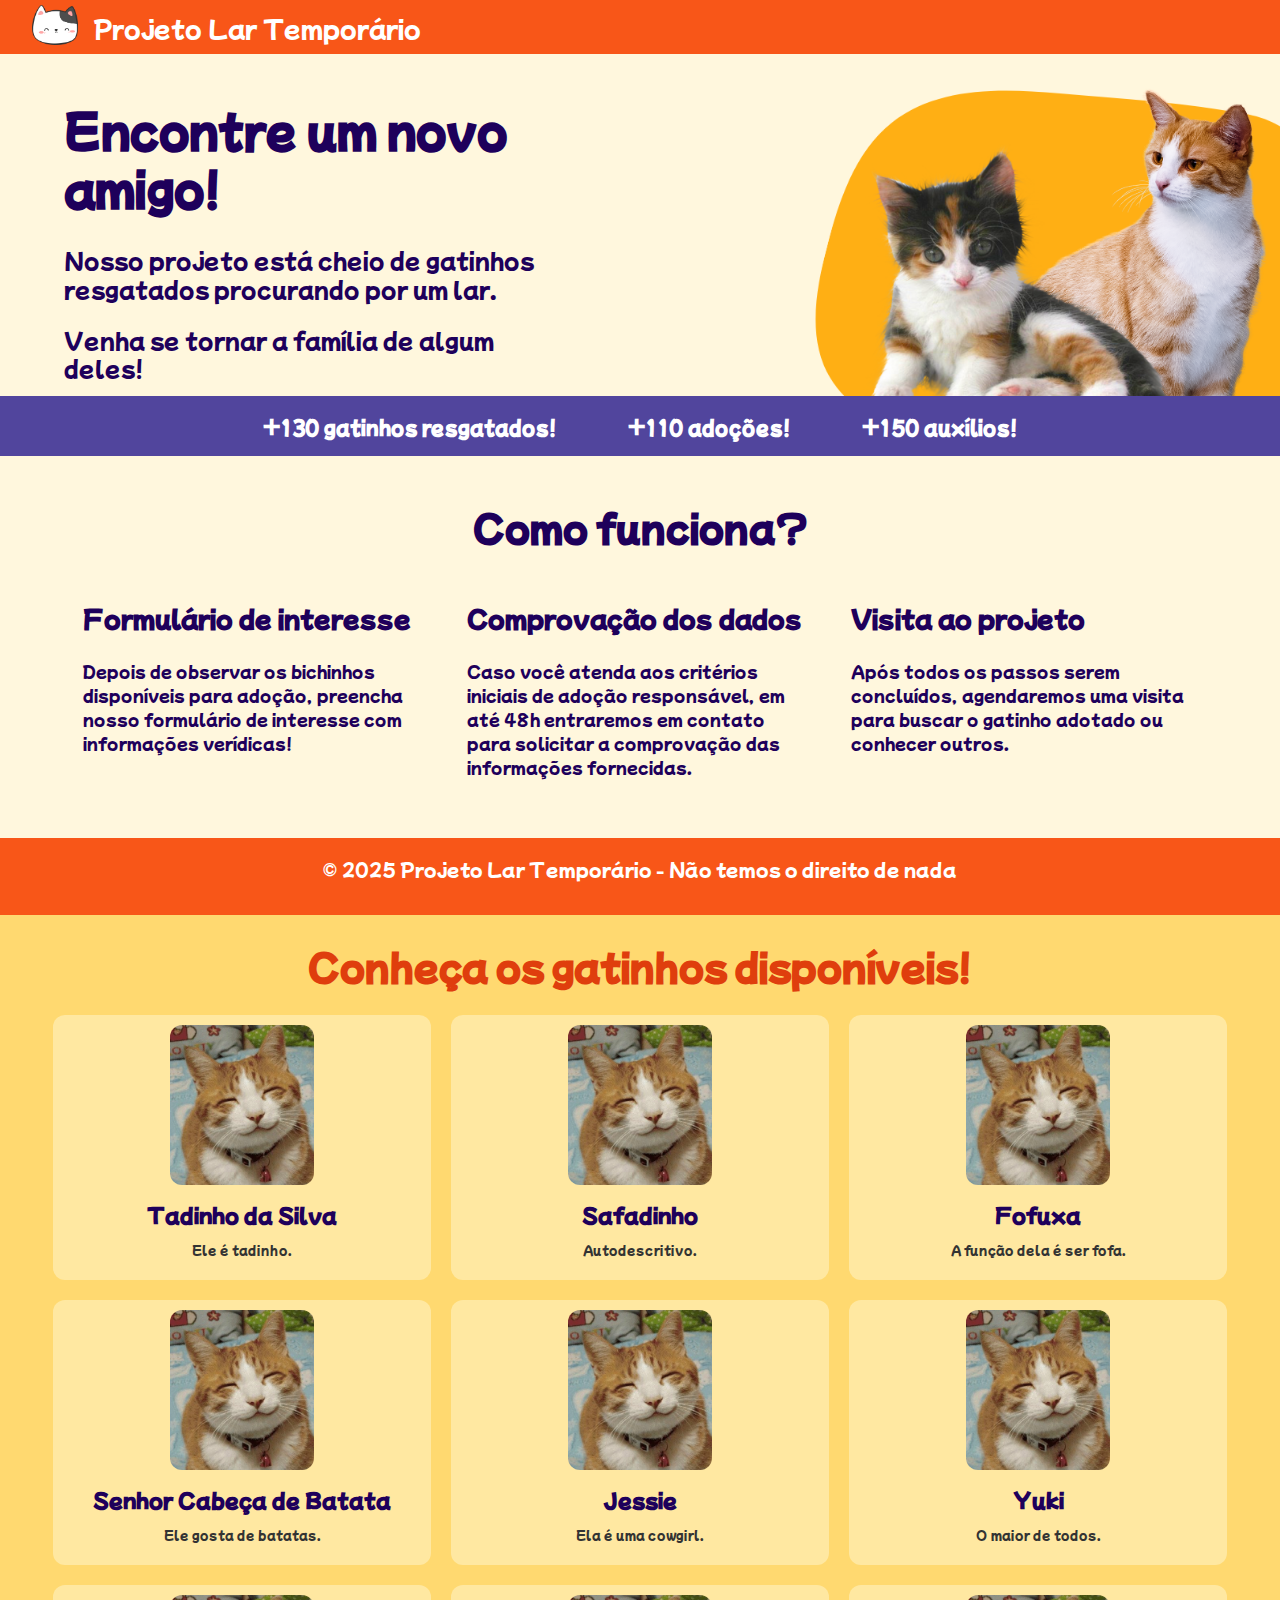
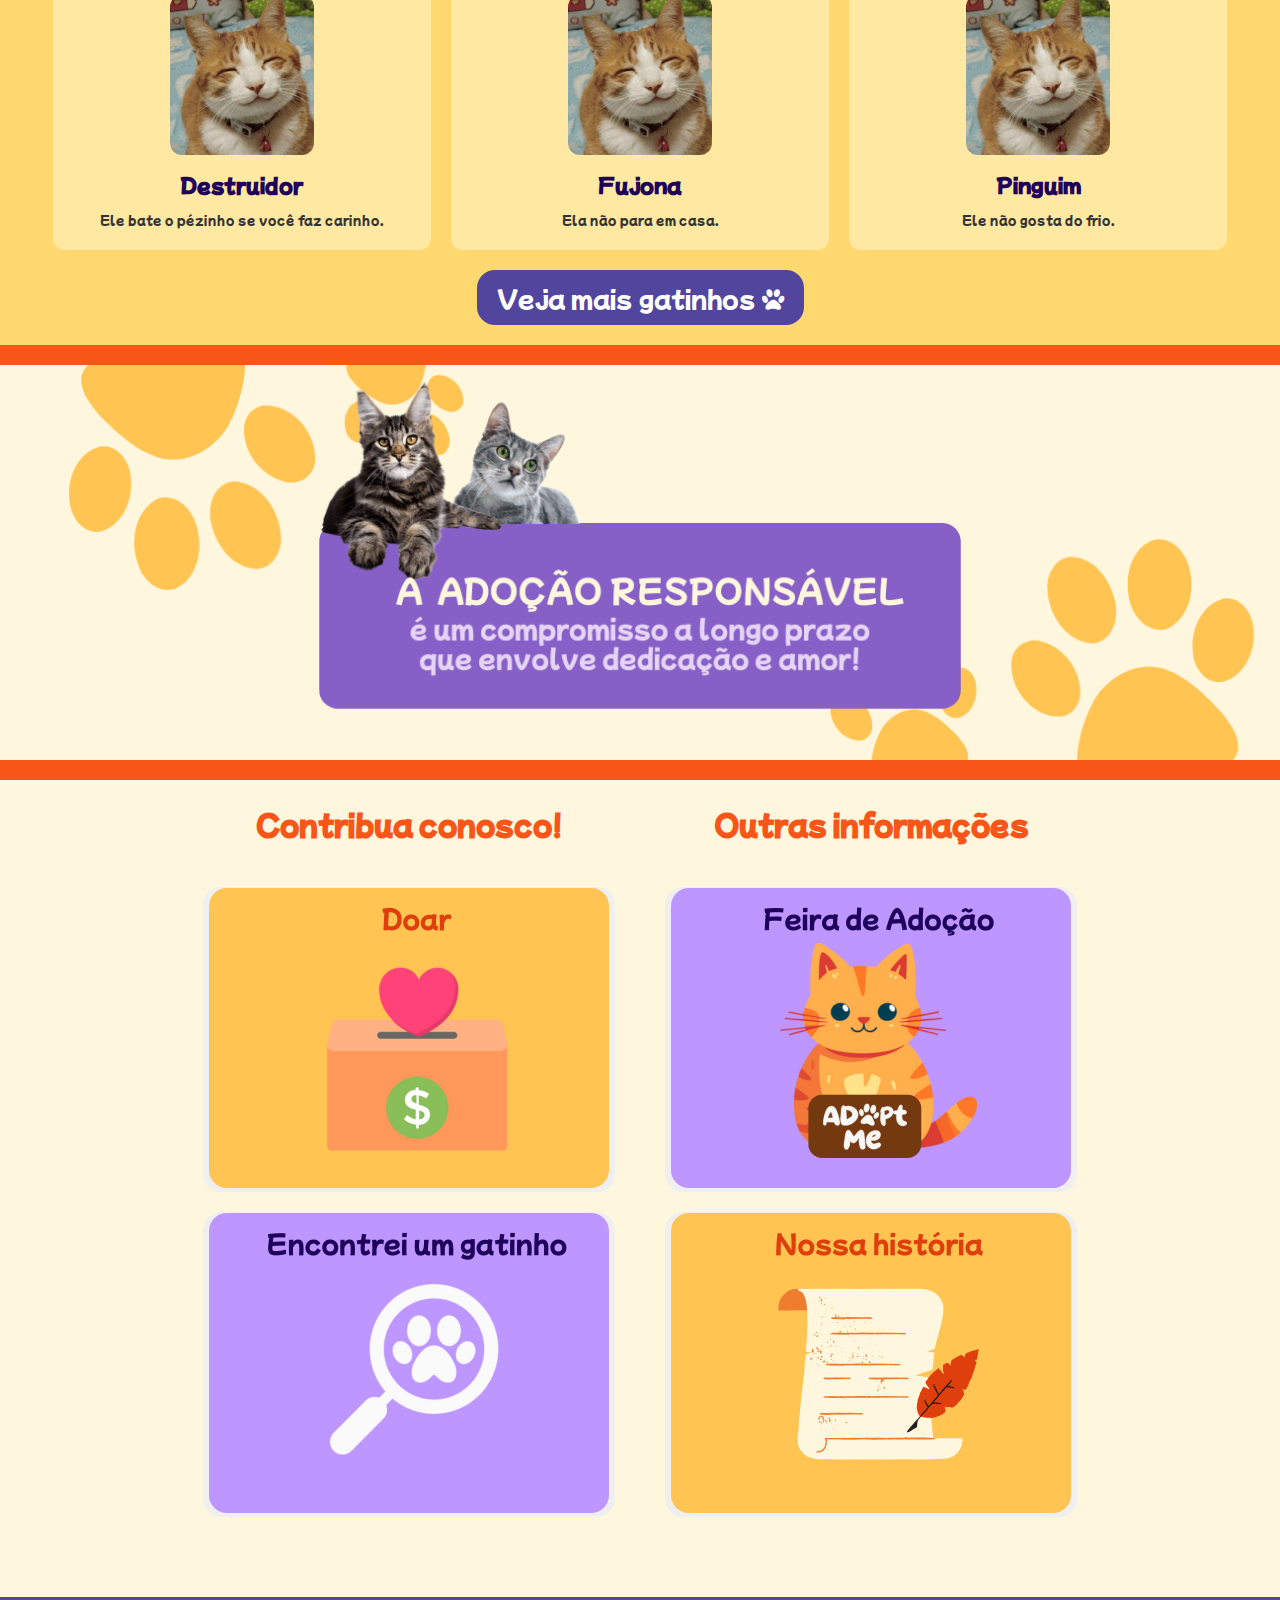
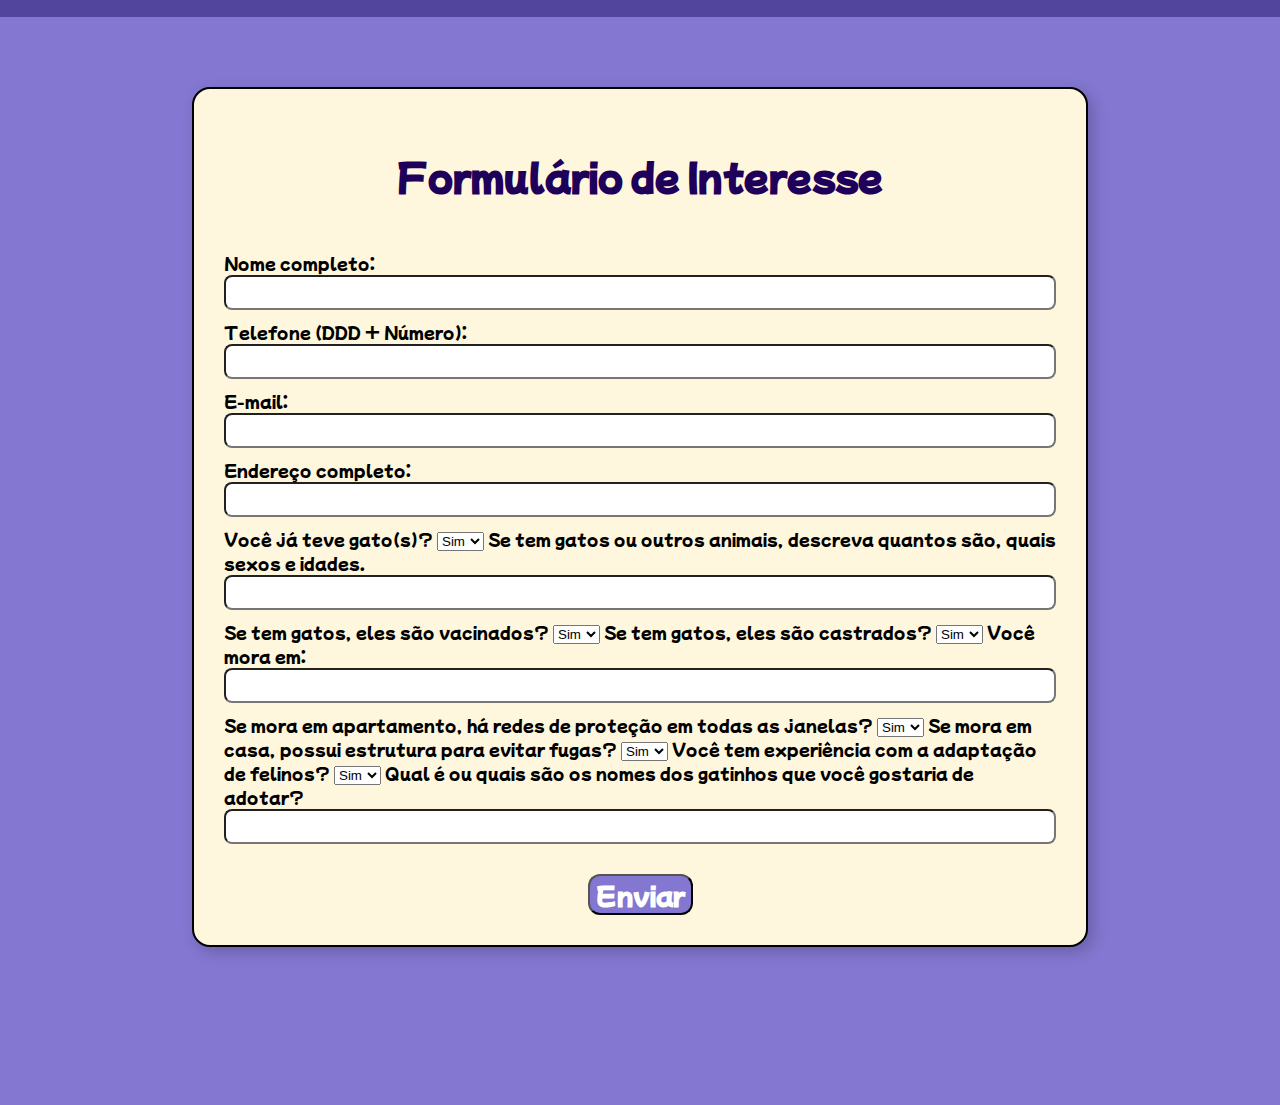
<file: index.html>
<!DOCTYPE html>
<html lang="pt-BR">

<head>
  <meta charset="UTF-8">
  <meta name="viewport" content="width=device-width, initial-scale=1.0">
  <title>Projeto Lar Temporário</title>
  <link rel="icon" type="image/png" href="./assets/kitty_logo.png">
  <link rel="stylesheet" href="style.css">
  <link rel="stylesheet" href="https://cdnjs.cloudflare.com/ajax/libs/font-awesome/4.7.0/css/font-awesome.min.css">
</head>

<body>
  <!-- HEADER -->
  <header>
    <a href="./index.html">
      <img src="./assets/kitty_logo.png" alt="Logo de um gatinho">
    </a>
    <p>Projeto Lar Temporário</p>
  </header>

  <!-- BANNER PRINCIPAL -->
  <div class="banner">
    <img src="./assets/banner.png" alt="Banner do site com 2 gatinhos">
    <div class="banner-title">
      <h1>Encontre um novo amigo!</h1>
      <p>Nosso projeto está cheio de gatinhos resgatados procurando por um lar.</p>
      <p>Venha se tornar a família de algum deles!</p>
    </div>
  </div>

  <!-- ESTATÍSTICAS -->
  <section class="decor-bar">
    <ul>
      <h3>+130 gatinhos resgatados!</h3>
      <h3>+110 adoções!</h3>
      <h3>+150 auxílios!</h3>
    </ul>
  </section>

  <!-- COMO FUNCIONA -->
  <section class="adoption-info">
    <div class="step-title">
      <h1>Como funciona?</h1>
    </div>
    <div class="steps">
      <div class="step">
        <h3>Formulário de interesse</h3>
        <p>Depois de observar os bichinhos disponíveis para adoção, preencha nosso formulário de interesse com
          informações verídicas!</p>
      </div>
      <div class="step">
        <h3>Comprovação dos dados</h3>
        <p>Caso você atenda aos critérios iniciais de adoção responsável, em até 48h entraremos em contato para
          solicitar a comprovação das informações fornecidas.</p>
      </div>
      <div class="step">
        <h3>Visita ao projeto</h3>
        <p>Após todos os passos serem concluídos, agendaremos uma visita para buscar o gatinho adotado ou
          conhecer outros.</p>
      </div>
    </div>
  </section>

  <!-- LISTA DE GATINHOS -->
  <div class="adoption-decor-bar"></div>
  <div class="cat-grid-title">
    <h1>Conheça os gatinhos disponíveis!</h1>
  </div>
  <div class="cat-grid">
    <div class="cat-card">
      <img src="./assets/gato_sorrindo.jpg" alt="Gatinho">
      <h4>Tadinho da Silva</h4>
      <p>Ele é tadinho.</p>
    </div>
    <div class="cat-card">
      <img src="./assets/gato_sorrindo.jpg" alt="Gatinho">
      <h4>Safadinho</h4>
      <p>Autodescritivo.</p>
    </div>
    <div class="cat-card">
      <img src="./assets/gato_sorrindo.jpg" alt="Gatinho">
      <h4>Fofuxa</h4>
      <p>A função dela é ser fofa.</p>
    </div>
    <div class="cat-card">
      <img src="./assets/gato_sorrindo.jpg" alt="Gatinho">
      <h4>Senhor Cabeça de Batata</h4>
      <p>Ele gosta de batatas.</p>
    </div>
    <div class="cat-card">
      <img src="./assets/gato_sorrindo.jpg" alt="Gatinho">
      <h4>Jessie</h4>
      <p>Ela é uma cowgirl.</p>
    </div>
    <div class="cat-card">
      <img src="./assets/gato_sorrindo.jpg" alt="Gatinho">
      <h4>Yuki</h4>
      <p>O maior de todos.</p>
    </div>
    <div class="cat-card">
      <img src="./assets/gato_sorrindo.jpg" alt="Gatinho">
      <h4>Destruidor</h4>
      <p>Ele bate o pézinho se você faz carinho.</p>
    </div>
    <div class="cat-card">
      <img src="./assets/gato_sorrindo.jpg" alt="Gatinho">
      <h4>Fujona</h4>
      <p>Ela não para em casa.</p>
    </div>
    <div class="cat-card">
      <img src="./assets/gato_sorrindo.jpg" alt="Gatinho">
      <h4>Pinguim</h4>
      <p>Ele não gosta do frio.</p>
    </div>
  </div>

  <div class="see-more-container">
    <button class="see-more-cats" onclick="window.location.href='./catalogo.html'">
      Veja mais gatinhos
      <i class="fa fa-paw"></i>
    </button>
  </div>

  <!-- BANNER DE ADOÇÃO -->
  <div class="adoption-decor-bar"></div>
  <div class="adoption-banner">
    <img src="./assets/adocao.png" alt="Banner do site com 2 gatinhos">
  </div>
  <div class="adoption-decor-bar"></div>

  <!-- CONTRIBUIÇÃO + POPUPS -->
  <div class="contribute-container">
    <div class="left-section">
      <h2>Contribua conosco!</h2>
      <button id="openPop-donate" onclick="openDonate()">
        <img src="./assets/doar.png" alt="Doar">
      </button>
      <button id="openPop-found" onclick="openWhatsapp()">
        <img src="./assets/encontrei_gatinho.png" alt="Encontrei um gatinho">
      </button>
    </div>

    <div class="right-section">
      <h2>Outras informações</h2>
      <button id="openPop-feira">
        <img src="./assets/feira_adocao.png" alt="Feira de adoção">
      </button>
      <button id="openPop-history">
        <img src="./assets/historia.png" alt="História do projeto">
      </button>
    </div>
  </div>

  <!-- POPUP HISTÓRIA -->
  <dialog id="popup-history">
    <h2>História do projeto</h2>
    <p>
      Fundado em 2021, o Projeto Lar Temporário é mantido com ajuda de padrinhos fixos e doações esporádicas de seguidores.
    </p>
    <p>
      Os gatos recebem os cuidados básicos de vermífugo, anti-pulgas, vitamina, comem ração premium, sachês, passam a utilizar a caixa de areia e são socializados. 
      A depender da idade, recebem cuidados mais completos: fazem exames, são vacinados e castrados.
    </p>
    <p>
      Após cuidados básicos, eles são disponibilizados para adoções responsáveis, concluindo o nosso propósito como abrigo temporário.
    </p>
    <h3>Equipe:</h3>
    <div class="team">
      <img src="./assets/gato_empresario.jpg" alt="Integrante da equipe">
      <h4>nome</h4>
      <img src="./assets/gato_empresario.jpg" alt="Integrante da equipe">
      <h4>nome</h4>
      <img src="./assets/gato_empresario.jpg" alt="Integrante da equipe">
      <h4>nome</h4>
    </div>
    <button id="closePop-history">Fechar</button>
  </dialog>

  <!-- FORMULÁRIO DE ADOÇÃO -->
  <div class="purple-adoption-decor-bar"></div>
  <div class="adoption-form-container">
    <div class="adoption-form">
      <div class="adoption-form-title">
        <h2>Formulário de Interesse</h2>
      </div>
      <form>
        <label for="name">Nome completo: </label>
        <input type="text" id="name">

        <label for="telefone">Telefone (DDD + Número):</label>
        <input type="tel" id="telefone">

        <label for="email">E-mail:</label>
        <input type="email" id="email">

        <label for="address">Endereço completo: </label>
        <input type="text" id="address">

        <label for="do-have-cats">Você já teve gato(s)? </label>
        <select id="do-have-cats">
          <option>Sim</option>
          <option>Não</option>
        </select>

        <label for="have-cats">Se tem gatos ou outros animais, descreva quantos são, quais sexos e idades.</label>
        <input type="text" id="have-cats">

        <label for="vacina">Se tem gatos, eles são vacinados?</label>
        <select id="vacina">
          <option>Sim</option>
          <option>Não</option>
        </select>

        <label for="castrados">Se tem gatos, eles são castrados?</label>
        <select id="castrados">
          <option>Sim</option>
          <option>Não</option>
        </select>

        <label for="cidade">Você mora em: </label>
        <input type="text" id="cidade">

        <label for="apartamento">Se mora em apartamento, há redes de proteção em todas as janelas?</label>
        <select id="apartamento">
          <option>Sim</option>
          <option>Não</option>
        </select>

        <label for="casa">Se mora em casa, possui estrutura para evitar fugas?</label>
        <select id="casa">
          <option>Sim</option>
          <option>Não</option>
        </select>

        <label for="experiencia">Você tem experiência com a adaptação de felinos?</label>
        <select id="experiencia">
          <option>Sim</option>
          <option>Não</option>
        </select>

        <label for="gatinhos-interesse">Qual é ou quais são os nomes dos gatinhos que você gostaria de adotar?</label>
        <input type="text" id="gatinhos-interesse">

        <button class="submit-form" type="submit">Enviar</button>
      </form>
    </div>
  </div>

  <!-- FOOTER -->
  <footer>
    <p>© 2025 Projeto Lar Temporário - Não temos o direito de nada</p>
  </footer>

  <script src="script.js"></script>
</body>
</html>
</file>
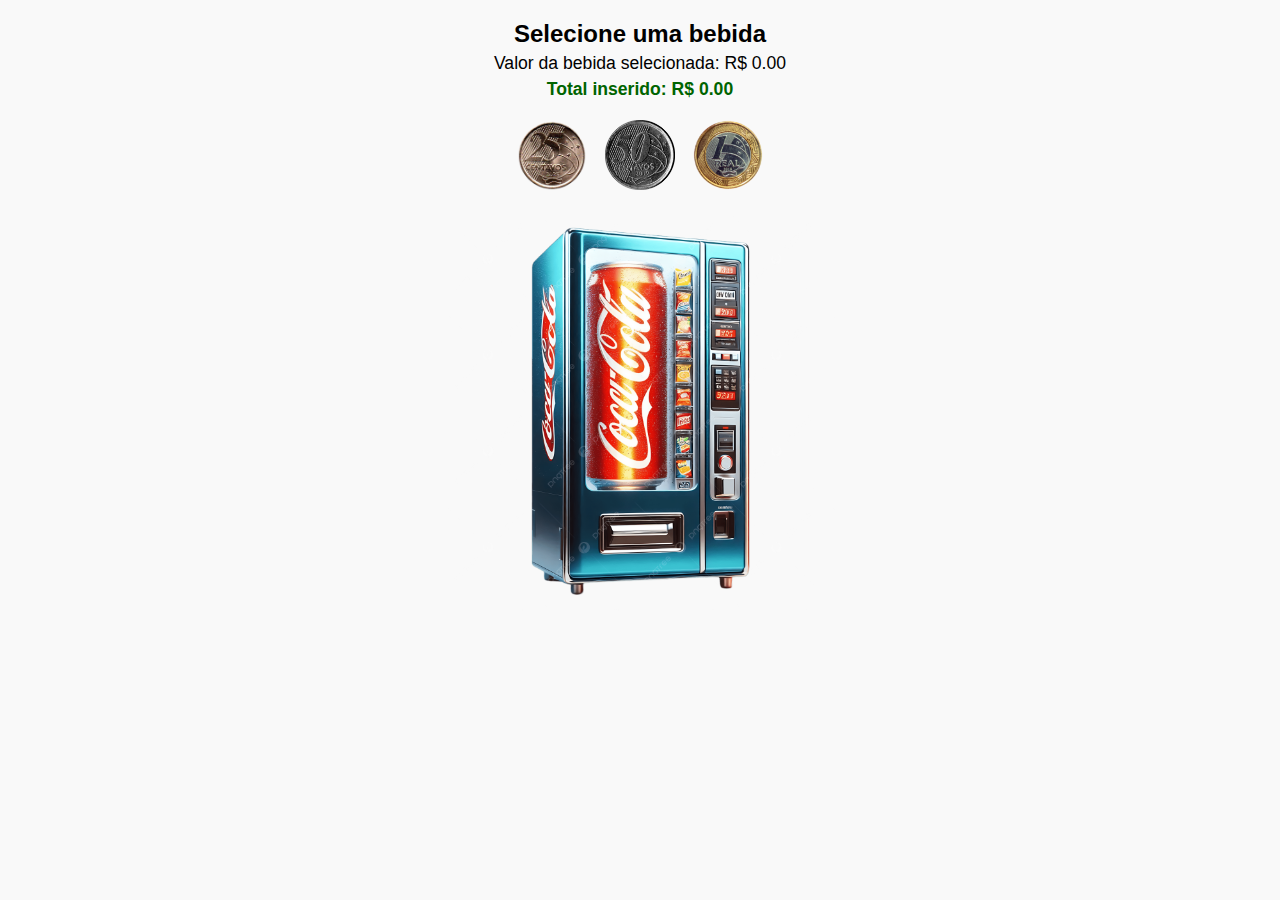
<file: atv01/index.html>
<!DOCTYPE html>
<html lang="pt-BR">

<head>
    <meta charset="UTF-8">
    <meta name="viewport" content="width=device-width, initial-scale=1.0">
    <title>Máquina de Refrigerantes</title>
    <link rel="stylesheet" href="style.css">
</head>

<body>

    <header id="title">
        <h2>Selecione uma bebida</h2>
        <p id="valor-bebida">Valor da bebida selecionada: R$ 0.00</p>
        <p id="contador-moedas">Total inserido: R$ 0.00</p>
        <p id="resultado-recebido" style="color:blue;"></p>
        <p id="troco" style="color:blue;"></p>
    </header>

    <div id="bebidas-alert"></div>

    <div id="moedas-container">
        <img class="item" src="./assets/25cents.webp" draggable="true" alt="25 centavos" data-value="25cents">
        <img class="item" src="./assets/50cents.png" draggable="true" alt="50 centavos" data-value="50cents">
        <img class="item" src="./assets/1real.png" draggable="true" alt="1 real" data-value="1real">
    </div>
    <div id="main-container">

        <div id="maquina-container">
            <img src="./assets/maquina_cocacola.png" alt="Máquina de Refrigerantes">

            <div id="lista-bebidas"></div>
        </div>
    </div>

    <div id="selecionadas"></div>

    <script src="script.js"></script>
</body>

</html>
</file>
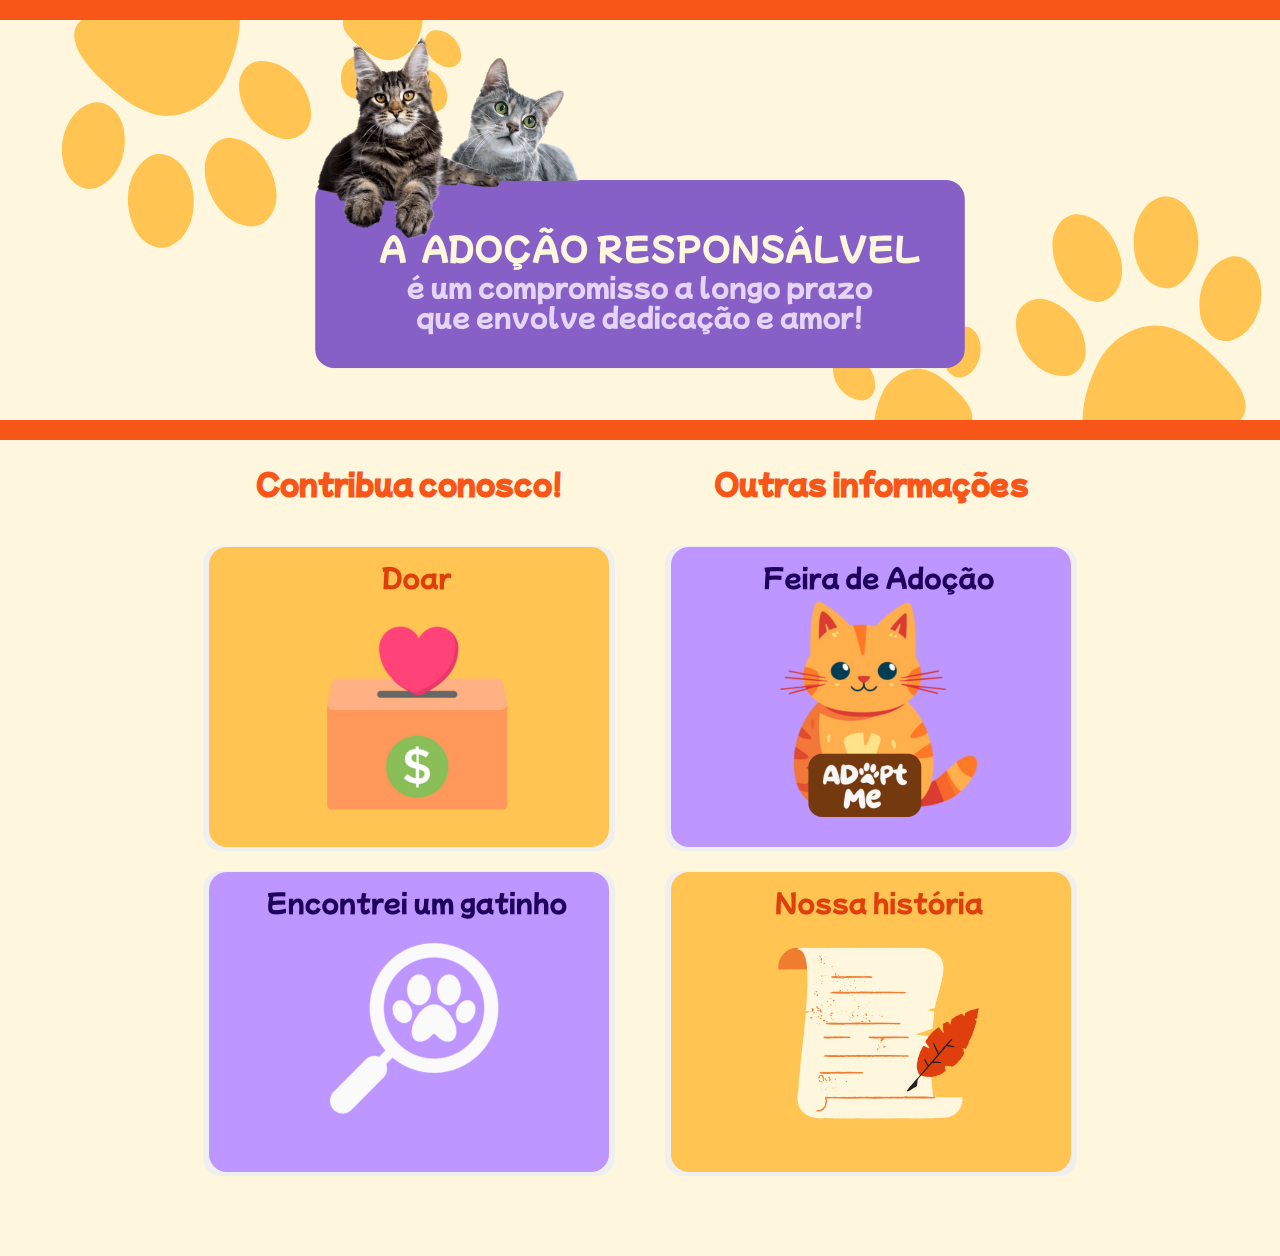
<file: popup-teste/index.html>
<!DOCTYPE html>
<html lang="en">
  <head>
    <meta charset="UTF-8" />
    <meta name="viewport" content="width=device-width, initial-scale=1.0" />
    <title>Pop-ups</title>
    <link rel="stylesheet" href="style.css" />
  </head>

  <body>
    <div class="adoption-decor-bar"></div>

    <div class="adoption-banner">
      <img src="./assets/adocao.png" alt="Banner do site com 2 gatinhos" />
    </div>

    <div class="adoption-decor-bar"></div>

    <div class="contribute-container">
      <div class="left-section">
        <h2>Contribua conosco!</h2>
        <button id="openPop-donate" onclick="openDonate()">
          <img src="./assets/doar.png" />
        </button>
        <button id="openPop-found" onclick="openWhatsapp()">
          <img src="./assets/encontrei_gatinho.png" />
        </button>
      </div>

      <div class="right-section">
        <h2>Outras informações</h2>
        <button id="openPop-feira">
          <img src="./assets/feira_adocao.png" />
        </button>
        <button id="openPop-history">
          <img src="./assets/historia.png" />
        </button>
      </div>  
    </div>

    <dialog id="popup-history">
      <h2>História do projeto</h2>
      <p>
        Fundado em 2021, o Projeto Lar Temporário é mantido com ajuda de
        padrinhos fixos e doações esporádicas de seguidores.
      </p>
      <p>
        Os gatos recebem os cuidados básicos de vermífugo, anti-pulgas,
        vitamina, comem ração premium, sachês, passam a utilizar a caixa de
        areia e são socializados. A depender da idade, recebem cuidados mais
        completos: fazem exames, são vacinados e castrados.
      </p>
      <p>
        Após cuidados básicos, eles são disponibilizados para adoções
        responsáveis, concluindo o nosso propósito como abrigo temporário.
      </p>
      <h3>Equipe:</h3>
      <div class="team">
        <img src="./assets/gato_empresario.jpg" />
        <h4>nome</h4>
        <img src="./assets/gato_empresario.jpg" />
        <h4>nome</h4>
        <img src="./assets/gato_empresario.jpg" />
        <h4>nome</h4>
      </div>

      <button id="closePop-history">Fechar</button>
    </dialog>

    <script src="script.js"></script>
  </body>
</html>
</file>
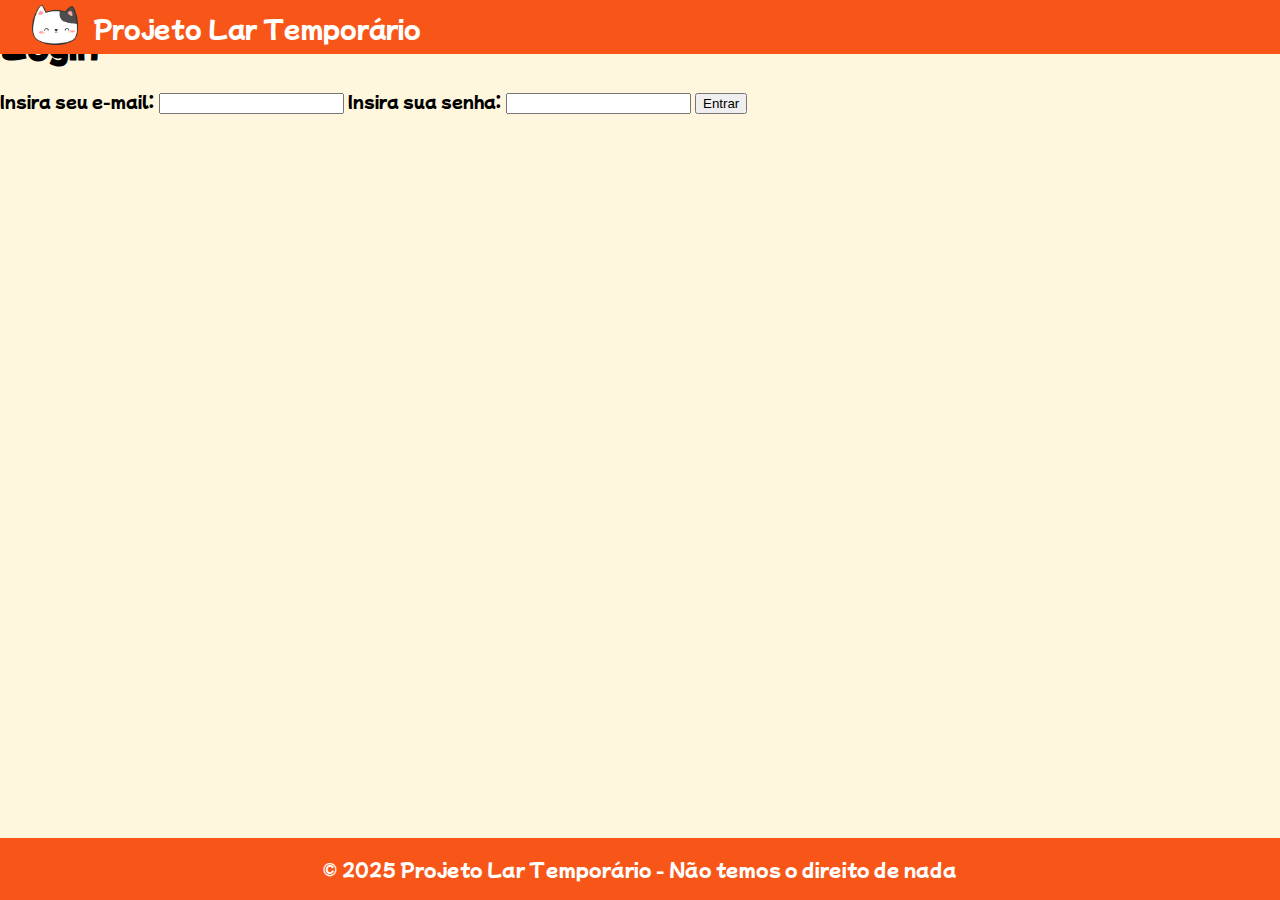
<file: admin.html>
<!DOCTYPE html>
<html lang="en">

<head>
    <meta charset="UTF-8">
    <meta name="viewport" content="width=device-width, initial-scale=1.0">
    <link rel="icon" type="image/png" href="/assets/kitty_logo.png">
    <title>Projeto Lar Temporário</title>
    <link rel="stylesheet" href="style.css">
    <link rel="stylesheet" href="https://cdnjs.cloudflare.com/ajax/libs/font-awesome/4.7.0/css/font-awesome.min.css">
</head>

<body>
    <!-- Tentaremos seguir HTML semântico -->
    <header>
        <a href="./index.html"><img src="./assets/kitty_logo.png" alt="Logo de um gatinho"></a>
        <p>Projeto Lar Temporário</p>
    </header>


    <div class="login-panel">
        <h1>Login</h1>
        <form>
            <label for="email">Insira seu e-mail: </label>
            <input type="email" id="email">

            <label for="password">Insira sua senha: </label>
            <input type="password" id="password">

            <button type="submit">Entrar</button>
        </form>
    </div>

    <footer>
        <p>© 2025 Projeto Lar Temporário - Não temos o direito de nada</p>
    </footer>
</body>

</html>
</file>
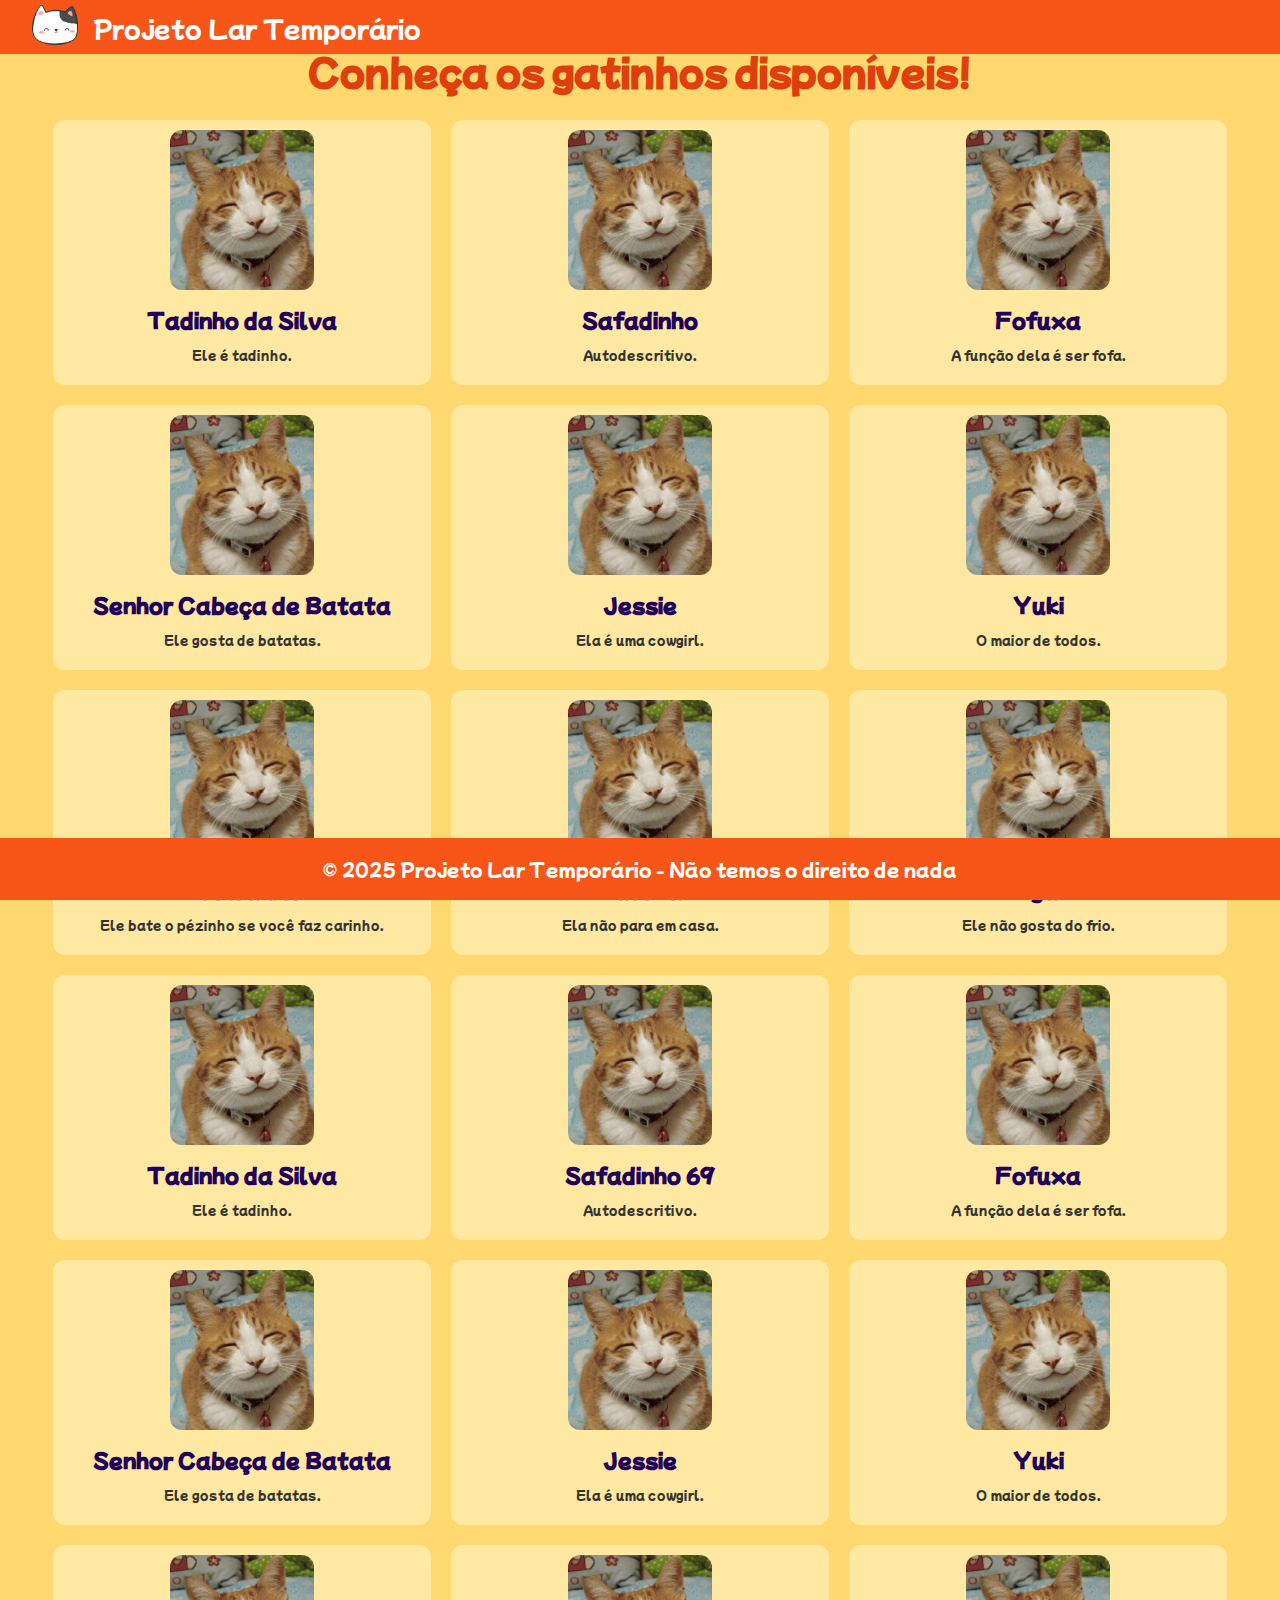
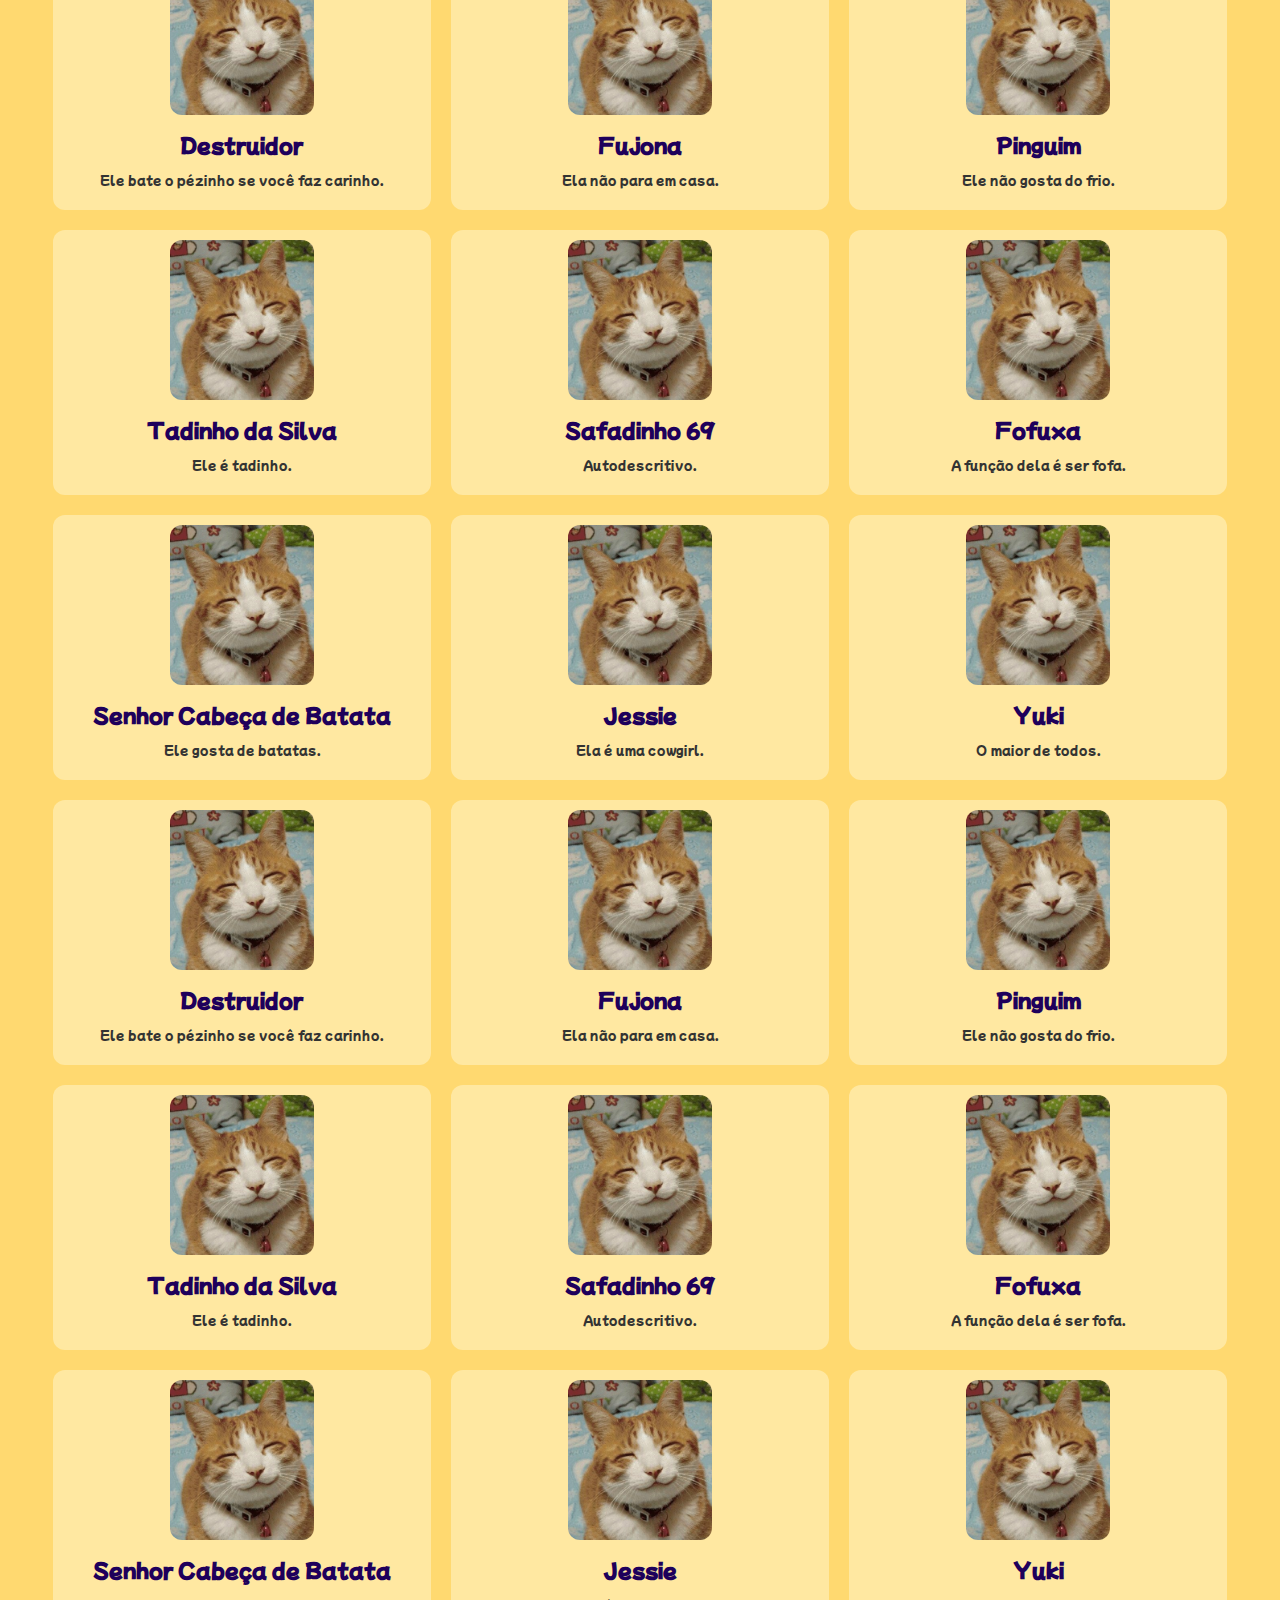
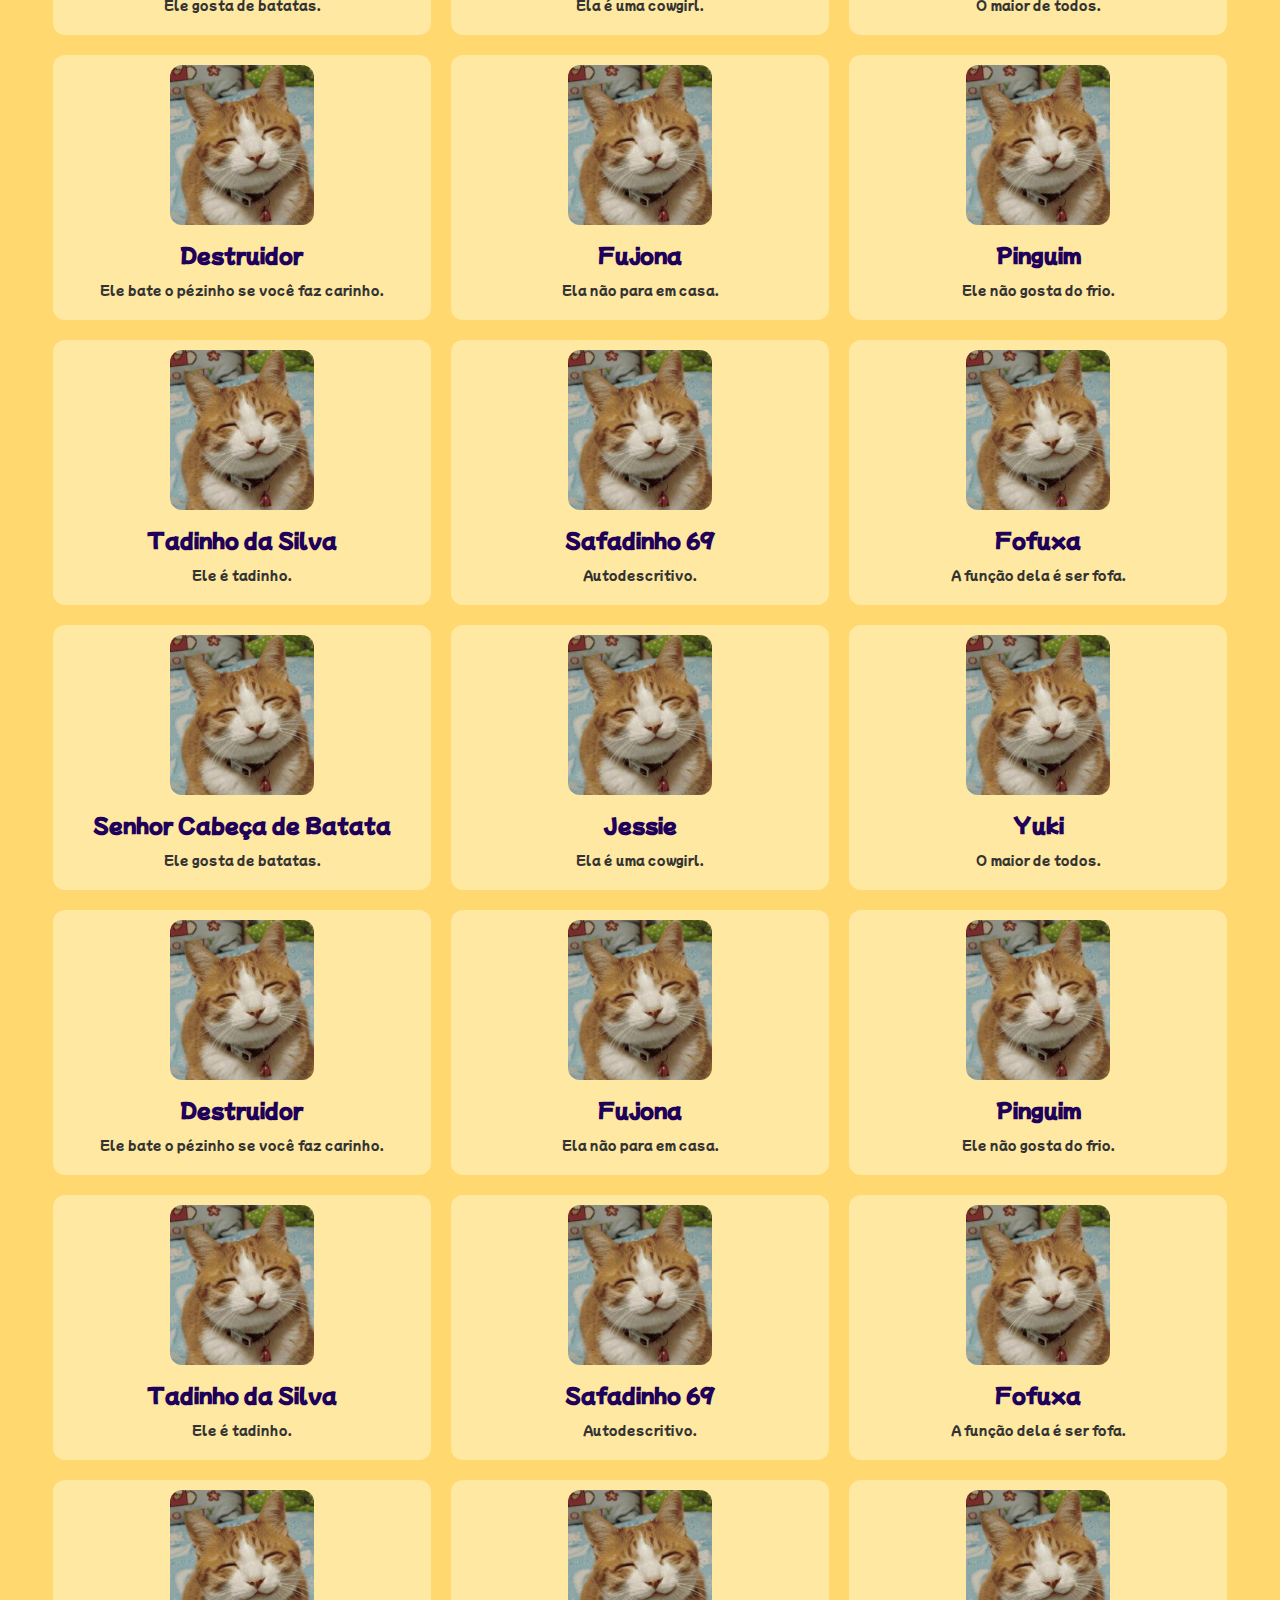
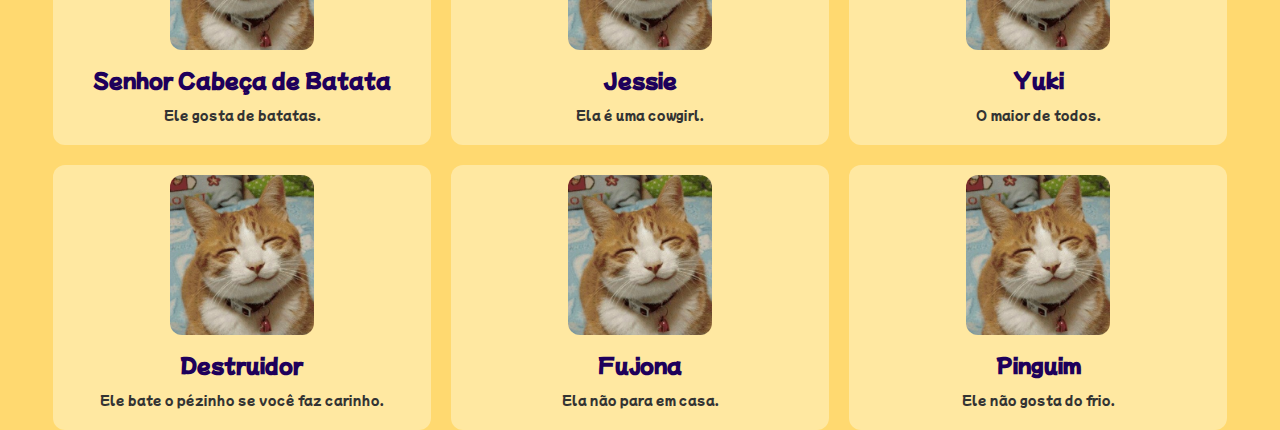
<file: catalogo.html>
<!DOCTYPE html>
<html lang="en">

<head>
    <meta charset="UTF-8">
    <meta name="viewport" content="width=device-width, initial-scale=1.0">
    <link rel="icon" type="image/png" href="/assets/kitty_logo.png">
    <title>Projeto Lar Temporário</title>
    <link rel="stylesheet" href="style.css">
    <link rel="stylesheet" href="https://cdnjs.cloudflare.com/ajax/libs/font-awesome/4.7.0/css/font-awesome.min.css">
</head>

<body>
    <!-- Tentaremos seguir HTML semântico -->
    <header>
        <a href="./index.html"><img src="./assets/kitty_logo.png" alt="Logo de um gatinho"></a>
        <p>Projeto Lar Temporário</p>
    </header>


    <div class="adoption-decor-bar"></div>
    <div class="cat-grid-title">
        <h1>Conheça os gatinhos disponíveis!</h1>
    </div>
    <div class="cat-grid">
        <div class="cat-card">
            <img src="./assets/gato_sorrindo.jpg" alt="Gatinho">
            <h4>Tadinho da Silva</h4>
            <p>Ele é tadinho.</p>
        </div>
        <div class="cat-card">
            <img src="./assets/gato_sorrindo.jpg" alt="Gatinho">
            <h4>Safadinho</h4>
            <p>Autodescritivo.</p>
        </div>
        <div class="cat-card">
            <img src="./assets/gato_sorrindo.jpg" alt="Gatinho">
            <h4>Fofuxa</h4>
            <p>A função dela é ser fofa.</p>
        </div>
        <div class="cat-card">
            <img src="./assets/gato_sorrindo.jpg" alt="Gatinho">
            <h4>Senhor Cabeça de Batata</h4>
            <p>Ele gosta de batatas.</p>
        </div>
        <div class="cat-card">
            <img src="./assets/gato_sorrindo.jpg" alt="Gatinho">
            <h4>Jessie</h4>
            <p>Ela é uma cowgirl.</p>
        </div>
        <div class="cat-card">
            <img src="./assets/gato_sorrindo.jpg" alt="Gatinho">
            <h4>Yuki</h4>
            <p>O maior de todos.</p>
        </div>
        <div class="cat-card">
            <img src="./assets/gato_sorrindo.jpg" alt="Gatinho">
            <h4>Destruidor</h4>
            <p>Ele bate o pézinho se você faz carinho.</p>
        </div>
        <div class="cat-card">
            <img src="./assets/gato_sorrindo.jpg" alt="Gatinho">
            <h4>Fujona</h4>
            <p>Ela não para em casa.</p>
        </div>
        <div class="cat-card">
            <img src="./assets/gato_sorrindo.jpg" alt="Gatinho">
            <h4>Pinguim</h4>
            <p>Ele não gosta do frio.</p>
        </div>
        <div class="cat-card">
            <img src="./assets/gato_sorrindo.jpg" alt="Gatinho">
            <h4>Tadinho da Silva</h4>
            <p>Ele é tadinho.</p>
        </div>
        <div class="cat-card">
            <img src="./assets/gato_sorrindo.jpg" alt="Gatinho">
            <h4>Safadinho 69</h4>
            <p>Autodescritivo.</p>
        </div>
        <div class="cat-card">
            <img src="./assets/gato_sorrindo.jpg" alt="Gatinho">
            <h4>Fofuxa</h4>
            <p>A função dela é ser fofa.</p>
        </div>
        <div class="cat-card">
            <img src="./assets/gato_sorrindo.jpg" alt="Gatinho">
            <h4>Senhor Cabeça de Batata</h4>
            <p>Ele gosta de batatas.</p>
        </div>
        <div class="cat-card">
            <img src="./assets/gato_sorrindo.jpg" alt="Gatinho">
            <h4>Jessie</h4>
            <p>Ela é uma cowgirl.</p>
        </div>
        <div class="cat-card">
            <img src="./assets/gato_sorrindo.jpg" alt="Gatinho">
            <h4>Yuki</h4>
            <p>O maior de todos.</p>
        </div>
        <div class="cat-card">
            <img src="./assets/gato_sorrindo.jpg" alt="Gatinho">
            <h4>Destruidor</h4>
            <p>Ele bate o pézinho se você faz carinho.</p>
        </div>
        <div class="cat-card">
            <img src="./assets/gato_sorrindo.jpg" alt="Gatinho">
            <h4>Fujona</h4>
            <p>Ela não para em casa.</p>
        </div>
        <div class="cat-card">
            <img src="./assets/gato_sorrindo.jpg" alt="Gatinho">
            <h4>Pinguim</h4>
            <p>Ele não gosta do frio.</p>
        </div>
        <div class="cat-card">
            <img src="./assets/gato_sorrindo.jpg" alt="Gatinho">
            <h4>Tadinho da Silva</h4>
            <p>Ele é tadinho.</p>
        </div>
        <div class="cat-card">
            <img src="./assets/gato_sorrindo.jpg" alt="Gatinho">
            <h4>Safadinho 69</h4>
            <p>Autodescritivo.</p>
        </div>
        <div class="cat-card">
            <img src="./assets/gato_sorrindo.jpg" alt="Gatinho">
            <h4>Fofuxa</h4>
            <p>A função dela é ser fofa.</p>
        </div>
        <div class="cat-card">
            <img src="./assets/gato_sorrindo.jpg" alt="Gatinho">
            <h4>Senhor Cabeça de Batata</h4>
            <p>Ele gosta de batatas.</p>
        </div>
        <div class="cat-card">
            <img src="./assets/gato_sorrindo.jpg" alt="Gatinho">
            <h4>Jessie</h4>
            <p>Ela é uma cowgirl.</p>
        </div>
        <div class="cat-card">
            <img src="./assets/gato_sorrindo.jpg" alt="Gatinho">
            <h4>Yuki</h4>
            <p>O maior de todos.</p>
        </div>
        <div class="cat-card">
            <img src="./assets/gato_sorrindo.jpg" alt="Gatinho">
            <h4>Destruidor</h4>
            <p>Ele bate o pézinho se você faz carinho.</p>
        </div>
        <div class="cat-card">
            <img src="./assets/gato_sorrindo.jpg" alt="Gatinho">
            <h4>Fujona</h4>
            <p>Ela não para em casa.</p>
        </div>
        <div class="cat-card">
            <img src="./assets/gato_sorrindo.jpg" alt="Gatinho">
            <h4>Pinguim</h4>
            <p>Ele não gosta do frio.</p>
        </div>
        <div class="cat-card">
            <img src="./assets/gato_sorrindo.jpg" alt="Gatinho">
            <h4>Tadinho da Silva</h4>
            <p>Ele é tadinho.</p>
        </div>
        <div class="cat-card">
            <img src="./assets/gato_sorrindo.jpg" alt="Gatinho">
            <h4>Safadinho 69</h4>
            <p>Autodescritivo.</p>
        </div>
        <div class="cat-card">
            <img src="./assets/gato_sorrindo.jpg" alt="Gatinho">
            <h4>Fofuxa</h4>
            <p>A função dela é ser fofa.</p>
        </div>
        <div class="cat-card">
            <img src="./assets/gato_sorrindo.jpg" alt="Gatinho">
            <h4>Senhor Cabeça de Batata</h4>
            <p>Ele gosta de batatas.</p>
        </div>
        <div class="cat-card">
            <img src="./assets/gato_sorrindo.jpg" alt="Gatinho">
            <h4>Jessie</h4>
            <p>Ela é uma cowgirl.</p>
        </div>
        <div class="cat-card">
            <img src="./assets/gato_sorrindo.jpg" alt="Gatinho">
            <h4>Yuki</h4>
            <p>O maior de todos.</p>
        </div>
        <div class="cat-card">
            <img src="./assets/gato_sorrindo.jpg" alt="Gatinho">
            <h4>Destruidor</h4>
            <p>Ele bate o pézinho se você faz carinho.</p>
        </div>
        <div class="cat-card">
            <img src="./assets/gato_sorrindo.jpg" alt="Gatinho">
            <h4>Fujona</h4>
            <p>Ela não para em casa.</p>
        </div>
        <div class="cat-card">
            <img src="./assets/gato_sorrindo.jpg" alt="Gatinho">
            <h4>Pinguim</h4>
            <p>Ele não gosta do frio.</p>
        </div>
        <div class="cat-card">
            <img src="./assets/gato_sorrindo.jpg" alt="Gatinho">
            <h4>Tadinho da Silva</h4>
            <p>Ele é tadinho.</p>
        </div>
        <div class="cat-card">
            <img src="./assets/gato_sorrindo.jpg" alt="Gatinho">
            <h4>Safadinho 69</h4>
            <p>Autodescritivo.</p>
        </div>
        <div class="cat-card">
            <img src="./assets/gato_sorrindo.jpg" alt="Gatinho">
            <h4>Fofuxa</h4>
            <p>A função dela é ser fofa.</p>
        </div>
        <div class="cat-card">
            <img src="./assets/gato_sorrindo.jpg" alt="Gatinho">
            <h4>Senhor Cabeça de Batata</h4>
            <p>Ele gosta de batatas.</p>
        </div>
        <div class="cat-card">
            <img src="./assets/gato_sorrindo.jpg" alt="Gatinho">
            <h4>Jessie</h4>
            <p>Ela é uma cowgirl.</p>
        </div>
        <div class="cat-card">
            <img src="./assets/gato_sorrindo.jpg" alt="Gatinho">
            <h4>Yuki</h4>
            <p>O maior de todos.</p>
        </div>
        <div class="cat-card">
            <img src="./assets/gato_sorrindo.jpg" alt="Gatinho">
            <h4>Destruidor</h4>
            <p>Ele bate o pézinho se você faz carinho.</p>
        </div>
        <div class="cat-card">
            <img src="./assets/gato_sorrindo.jpg" alt="Gatinho">
            <h4>Fujona</h4>
            <p>Ela não para em casa.</p>
        </div>
        <div class="cat-card">
            <img src="./assets/gato_sorrindo.jpg" alt="Gatinho">
            <h4>Pinguim</h4>
            <p>Ele não gosta do frio.</p>
        </div>
        <div class="cat-card">
            <img src="./assets/gato_sorrindo.jpg" alt="Gatinho">
            <h4>Tadinho da Silva</h4>
            <p>Ele é tadinho.</p>
        </div>
        <div class="cat-card">
            <img src="./assets/gato_sorrindo.jpg" alt="Gatinho">
            <h4>Safadinho 69</h4>
            <p>Autodescritivo.</p>
        </div>
        <div class="cat-card">
            <img src="./assets/gato_sorrindo.jpg" alt="Gatinho">
            <h4>Fofuxa</h4>
            <p>A função dela é ser fofa.</p>
        </div>
        <div class="cat-card">
            <img src="./assets/gato_sorrindo.jpg" alt="Gatinho">
            <h4>Senhor Cabeça de Batata</h4>
            <p>Ele gosta de batatas.</p>
        </div>
        <div class="cat-card">
            <img src="./assets/gato_sorrindo.jpg" alt="Gatinho">
            <h4>Jessie</h4>
            <p>Ela é uma cowgirl.</p>
        </div>
        <div class="cat-card">
            <img src="./assets/gato_sorrindo.jpg" alt="Gatinho">
            <h4>Yuki</h4>
            <p>O maior de todos.</p>
        </div>
        <div class="cat-card">
            <img src="./assets/gato_sorrindo.jpg" alt="Gatinho">
            <h4>Destruidor</h4>
            <p>Ele bate o pézinho se você faz carinho.</p>
        </div>
        <div class="cat-card">
            <img src="./assets/gato_sorrindo.jpg" alt="Gatinho">
            <h4>Fujona</h4>
            <p>Ela não para em casa.</p>
        </div>
        <div class="cat-card">
            <img src="./assets/gato_sorrindo.jpg" alt="Gatinho">
            <h4>Pinguim</h4>
            <p>Ele não gosta do frio.</p>
        </div>
    </div>





    <footer>
        <p>© 2025 Projeto Lar Temporário - Não temos o direito de nada</p>
    </footer>
</body>

</html>
</file>
<file: style.css>
@import url('https://fonts.googleapis.com/css2?family=Inter:ital,opsz,wght@0,14..32,100..900;1,14..32,100..900&family=Mochiy+Pop+One&display=swap');

@import url("https://fonts.googleapis.com/css2?family=Inter:ital,opsz,wght@0,14..32,100..900;1,14..32,100..900&family=Mochiy+Pop+One&display=swap");

body {
  font-family: "Mochiy Pop One", sans-serif;
  font-style: normal;
  background-color: #fff7dd;
  margin: 0;
  padding: 0;
}

.adoption-banner {
  width: 100%;
  height: auto;
  min-height: 0px;
  display: flex;
  align-items: center;
  justify-content: center;
}

.adoption-banner img {
    max-width: 100%;
}

.adoption-decor-bar {
  background-color: #f85618;
  width: 100%;
  height: 20px;
}

.purple-adoption-decor-bar {
  background-color: #51459d;
  width: 100%;
  height: 20px;
}

.contribute-container {
  display: flex;
  justify-content: center;
  gap: 50px;
  width: 100%;
  flex-wrap: wrap;
  margin-bottom: 80px;
  color: #f85618;
}

.contribute-container button {
  border: 0;
  cursor: pointer;
  border-radius: 18px;
}

.left-section {
  display: flex;
  flex-direction: column;
  align-items: center;
  gap: 20px;
}

.left-section h2 {
  text-align: center;
  font-size: 28px;
}

.left-section img{
  border-radius: 18px;
}

.right-section {
  display: flex;
  align-items: center;
  flex-direction: column;
  gap: 20px;
}

.right-section h2 {
  text-align: center;
  font-size: 28px;
}

.right-section img{
  border-radius: 18px;
}

#popup-history {
  background-color: #aba3e0;
  position: fixed;
  top: 0;
  left: 0;
  right: 0;
  bottom: 0;
  width: 50%;
  height: 70%;
  transition: all 0.3s ease-in-out;
  border-radius: 18px;
  border-color: #1e005b;
  color: #1e005b;
  text-align: justify;
}

#popup-history h2 {
  color: #1e005b;
  text-align: center;
}

.team {
  display: grid;
  grid-template-columns: repeat(3, auto); /*flex-direction: row;*/
  justify-content: center;
  align-items: center;
}

.team img {
  height: 80px;
  width: 80px;
  height: auto;
  object-fit: cover;
  grid-row: 1;
  margin-left: 5vh;
  border-radius: 100px;
}

.team h4 {
  grid-row: 2;
  text-align: center;
  margin-left: 5vh;
}

#closePop-history {
  display: flex;
  justify-content: center;
  align-items: center;
  width: 20%;
  height: 8%;
  margin-top: 5%;
  font-family: "Mochiy Pop One", sans-serif;
  font-size: medium;
  background-color: #51459d;
  color: white;
  border-radius: 18px;
  cursor: pointer;
  border: none;
}


header {
    position: fixed;
    top: 0;
    left: 0;
    width: 100%;
    height: 6%;
    background-color: #f85618;
    display: flex;
    justify-content: flex-start;
    padding-left: 32px;
    align-items: center;
    color: white;
    z-index: 1000;
}

header img {
    height: 100%;
    max-height: 40px;
}

header p {
    font-size: 24px;
    display: flex;
    justify-content: flex-start;
    padding-left: 15px;
    align-items: center;
}

.banner {
    width: 100%;
    height: auto;
    margin-top: 80px;
    display: flex;
    justify-content: flex-end;
    align-items: center;
    position: relative;
}

.banner img {
    width: 80%;
    height: auto;
    max-width: none;
    object-fit: cover;
}

.banner-title {
    color: #1E005B;
    position: absolute;
    left: 5%;
    top: 50%;
    transform: translateY(-50%);
    font-size: 22px;
    max-width: 40%;
    line-height: 1.3;
}

.banner-title p {
    font-family: "Mochiy Pop One", sans-serif;
}

.decor-bar {
    position: absolute;
    left: 0;
    right: 0;
    width: 100vw;
    height: 60px;
    background-color: #51459D;
    display: flex;
    align-items: center;
    justify-content: center;
}

.decor-bar ul {
    list-style: none;
    margin: 0;
    padding: 0;
    display: flex;
    align-items: center;
}

.decor-bar li {
    color: white;
    padding: 0 42px;
    font-size: 22px;
}

.decor-bar h3 {
    color: white;
    padding: 36px;
}

li a {
    display: block;
    padding: 10px;
    text-decoration: none;
    color: white;
}

li a:hover {
    border-radius: 18px;
    background-color: #F85618;
}

footer {
    position: fixed;
    left: 0;
    bottom: 0;
    width: 100%;
    background-color: #F85618;
    color: white;
    display: flex;
    justify-content: center;
    align-items: center;
    font-size: 18px;
    text-align: center;

}

.adoption-info {
    width: 90%;
    margin: 0 auto;
    padding: 80px 0;
    text-align: center;
    color: #1E005B;
}

.steps {
    display: flex;
    justify-content: space-around;
    flex-wrap: wrap;
    text-align: center;
}

.step-title h1 {
    font-size: 36px;
}

.adoption-info h3 {
    font-size: 24px;
}

.step {
    width: 30%;
    min-width: 220px;
    margin: 0px 12px 20px 12px;
    text-align: left;
}

.cat-grid-title {
    display: flex;
    text-align: center;
    justify-content: center;
    font-size: 18px;
    color: #DF3E0D;
    background-color: #FFD970;
    margin: 0;

}

.cat-grid {
    display: grid;
    grid-template-columns: repeat(3, auto);
    gap: 20px;
    justify-content: center;
    text-align: center; /* Não há necessidade desse atributo (por enquanto) */
    background-color: #FFD970;
}

.cat-card {
    background-color: #FFE8A1;
    padding: 10px;
    border-radius: 12px;
    text-align: center;
    max-width: 100%;
}

.cat-card img {
    width: 100%;
    border-radius: 12px;
    max-width: 40%;
}

.cat-card h4 {
    margin: 10px 0 5px;
    font-size: 20px;
    color: #1E005B;
}

.cat-card p {
    font-size: 12px;
    color: #333;
}

.see-more-container {
    display: flex;
    justify-content: center;
    background-color: #FFD970;
    padding: 20px 0;
    margin-bottom: 0;
}

.see-more-cats {
    font-family: "Mochiy Pop One", sans-serif;
    font-size: 24px;
    background-color: #51459D;
    color: white;
    border-radius: 18px;
    padding: 10px 20px;
    cursor: pointer;
    border: none;
}


.adoption-form-container {
    background-color: #8377D1;
    display: flex;
    justify-content: center;
    padding: 40px 0px 10% 0px;
}

.adoption-form {
    display: flex;
    flex-direction: column;
    align-items: center;
    width: 70%;
    max-width: 900px;
    background-color: #FFF7DD;
    border-radius: 18px;
    border: 2px solid black;
    padding: 30px;
    box-sizing: border-box;
    margin: 30px auto;
    box-shadow: 5px 5px 15px rgba(0, 0, 0, 0.2);
}

.adoption-form-title {
    text-align: center;
    font-size: 24px;
    color: #1E005B;
    margin-bottom: 20px;
}

.adoption-form input {
    border-radius: 8px;
    width: 100%;
    margin-bottom: 10px;
    padding: 8px;
    box-sizing: border-box;
}

.submit-form {
    font-family: "Mochiy Pop One", sans-serif;
    display: block;
    margin: 20px auto 0;
    background-color: #8377D1;
    font-size: 24px;
    font-weight: bold;
    border-radius: 12px;
    color: white;
    border-width: 20%;
}

/* To basicamente copiando e colando o codigo que ja fiz no desktop pra tentar deixar responsivo no mobile
usando a media query, será que isso tá certo mesmo? senhor amado*/


@media (max-width: 768px) {

    header {
        position: fixed;
        top: 0;
        left: 0;
        width: 100%;
        height: 5%;
        background-color: #f85618;
        display: flex;
        justify-content: flex-start;
        padding-left: 32px;
        align-items: center;
        color: white;
    }

    header img {
        height: 100%;
        max-height: 40px;
        padding-left: 28px;
    }

    header p {
        font-size: 16px;
        display: flex;
        justify-content: flex-start;
        padding-left: 16px;
        align-items: center;
        text-align: center;
    }

    .banner {
        width: 100%;
        height: auto;
        margin-top: 80px;
        display: flex;
        justify-content: flex-end;
        align-items: center;
        position: relative;
    }

    .banner img {
        width: 100%;
        height: auto;
        max-width: none;
        object-fit: cover;
    }

    .banner-title {
        color: #1E005B;
        position: absolute;
        left: 10%;
        top: 40%;
        transform: translateY(-50%);
        font-size: 12px;
        max-width: 40%;

    }

    .banner-title h1 {
        font-size: 14px;
        text-align: center;
    }

    .banner-title p {
        font-size: 9px;
        text-align: left;
    }

    .decor-bar {
        height: 5%
    }

    .decor-bar h3 {
        color: white;
        padding: 36px;
        font-size: 8px;
    }

    .decor-bar li {
        font-size: 12px;
        padding: 0 16px;
    }

    li a {
        padding: 5px;
    }

    footer {
        position: fixed;
        left: 0;
        bottom: 0;
        width: 100%;
        background-color: #F85618;
        color: white;
        display: flex;
        justify-content: center;
        align-items: center;
        font-size: 12px;
        text-align: center;
    }

    .adoption-info {
        width: 100%;
        margin: 0 auto;
        padding: 40px 0;
        text-align: center;
        color: #1E005B;
    }

    .steps {
        display: flex;
        justify-content: space-around;
        flex-wrap: wrap;
        margin-bottom: 40px;
        font-size: 12px;
        text-align: center;
    }

    .step h3 {
        font-size: 14px;
    }

    .step-title h1 {
        font-size: 22px;
    }

    .step {
        width: 30%;
        min-width: 220px;
        margin: 0px 10px 0px 10px;
        text-align: left;
    }

    .cat-grid {
        display: grid;
        padding-bottom: 20%;
        /* Lembrar de tirar isso depois*/
        grid-template-columns: repeat(3, 1fr);
        gap: 20px;

    }

    .cat-card {
        background-color: #FFE8A1;
        padding: 10px;
        border-radius: 12px;
        text-align: center;
        max-width: 100%;
    }


    .cat-card img {
        width: 100%;
        border-radius: 12px;
        max-width: 80%;
    }

    .cat-card h4 {
        margin: 10px 0 5px;
        font-size: 16px;
        color: #1E005B;
    }

    .cat-card p {
        font-size: 12px;
        color: #333;
    }

    .cat-grid-title {
        font-size: 12px;
    }

    .see-more-container {
        display: flex;
        justify-content: center;
        background-color: #FFD970;
        padding: 10px 0;
    }

    .see-more-cats {
        font-family: "Mochiy Pop One", sans-serif;
        font-size: 16px;
        background-color: #51459D;
        color: white;
        width: 40%;
        border-radius: 18px;
        padding: 10px 20px;
        cursor: pointer;
        border: none;
        margin-top: -80px;
    }

    .right-section h2 {
        font-size: 24px;
    }

    .right-section button {
        font-size: 20px;
    }

    .left-section h2 {
        font-size: 24px;
    }

    .left-section button {
        font-size: 20px;
    }

    .adoption-banner img {
        width: 100%;
    }
    .contribute-container img {
        width: 80%;
    }
}
</file>
<file: atv01/style.css>
body {
    font-family: Arial, sans-serif;
    text-align: center;
    background: #f9f9f9;
    margin: 0;
    padding: 20px;
}

#main-container {
    display: flex;
    justify-content: center;
    align-items: flex-start;
    gap: 40px;
    margin-top: 20px;
}

#maquina-container {
    display: flex;
    flex-direction: column;
    align-items: center;
    flex: 1;
}

#maquina-container img {
    width: 100%;
    max-width: 400px;
}

#lista-bebidas {
    display: flex;
    justify-content: center;
    flex-wrap: wrap;
    gap: 20px;
    margin-top: 20px;
    width: 100%;
}


.card-bebida {
    display: flex;
    flex-direction: column;
    align-items: center;
    border: 1px solid #ccc;
    border-radius: 12px;
    padding: 10px;
    background: white;
    width: 150px;
    box-shadow: 0 2px 5px rgba(0, 0, 0, 0.1);
}

.card-bebida button {
    margin-top: 8px;
    padding: 6px 12px;
    border: none;
    border-radius: 8px;
    background: #FE001A;
    color: white;
    cursor: pointer;
}

.card-bebida button:hover {
    background: #c40014;
}

#moedas-container {
    display: flex;
    align-items: center;
    flex-direction: row;
    justify-content: center;
    gap: 18px;
}

#moedas-container img {
    width: 70px;
    height: auto;
    cursor: grab;
}

#title {
  text-align: center;
  margin-bottom: 20px;
}

#title h2 {
  margin: 0;
  font-size: 1.5rem;
}

#title p {
  margin: 5px 0;
  font-size: 1.1rem;
}

#contador-moedas {
  margin-top: 8px;
  font-size: 1.2rem;
  font-weight: bold;
  color: #006400; 
}
</file>
<file: popup-teste/style.css>
@import url("https://fonts.googleapis.com/css2?family=Inter:ital,opsz,wght@0,14..32,100..900;1,14..32,100..900&family=Mochiy+Pop+One&display=swap");

body {
  font-family: "Mochiy Pop One", sans-serif;
  font-style: normal;
  background-color: #fff7dd;
  margin: 0;
  padding: 0;
}

.adoption-banner {
  width: 100%;
  height: auto;
  min-height: 0px;
  display: flex;
  align-items: center;
  justify-content: center;
}

.adoption-decor-bar {
  background-color: #f85618;
  width: 100%;
  height: 20px;
}

.purple-adoption-decor-bar {
  background-color: #51459d;
  width: 100%;
  height: 20px;
}

.contribute-container {
  display: flex;
  justify-content: center;
  gap: 50px;
  width: 100%;
  flex-wrap: wrap;
  margin-bottom: 80px;
  color: #f85618;
}

.left-section {
  display: flex;
  flex-direction: column;
  align-items: center;
  gap: 20px;
}

.left-section h2 {
  text-align: center;
  font-size: 28px;
}

.left-section button {
  border: 0;
  cursor: pointer;
  border-radius: 18px;
}

.left-section img{
  border-radius: 18px;
}

.right-section {
  display: flex;
  align-items: center;
  flex-direction: column;
  gap: 20px;
}

.right-section h2 {
  text-align: center;
  font-size: 28px;
}

.right-section img{
  border-radius: 18px;
}

.right-section button {
  border: 0;
  cursor: pointer;
  border-radius: 18px;
}

#popup-history {
  background-color: #aba3e0;
  position: fixed;
  top: 0;
  left: 0;
  right: 0;
  bottom: 0;
  width: 70%;
  height: 70%;
  transition: all 0.3s ease-in-out;
  border-radius: 18px;
  border-color: #1e005b;
  color: #1e005b;
  text-align: justify;
}

#popup-history h2 {
  color: #1e005b;
  text-align: center;
}

.team {
  display: grid;
  grid-template-columns: repeat(3, auto); /*flex-direction: row;*/
  justify-content: center;
  align-items: center;
}

.team img {
  height: 80px;
  width: 80px;
  height: auto;
  object-fit: cover;
  grid-row: 1;
  margin-left: 5vh;
  border-radius: 100px;
}

.team h4 {
  grid-row: 2;
  text-align: center;
  margin-left: 5vh;
}

#closePop-history {
  display: flex;
  justify-content: center;
  align-items: center;
  width: 20%;
  height: 8%;
  margin-top: 5%;
  font-family: "Mochiy Pop One", sans-serif;
  font-size: medium;
  background-color: #51459d;
  color: white;
  border-radius: 18px;
  cursor: pointer;
  border: none;
}
</file>
